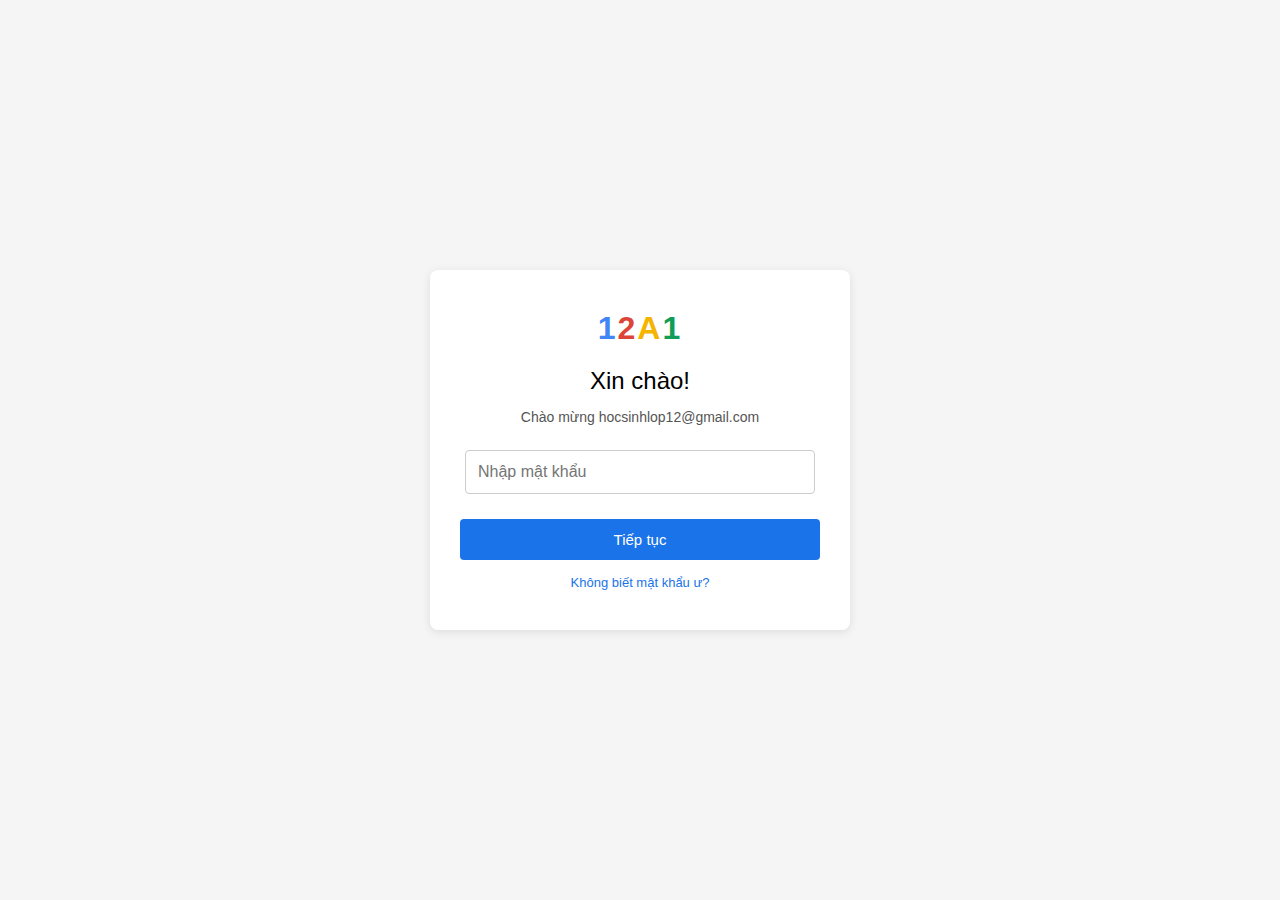
<file: index.html>
<!DOCTYPE html>
<html lang="en">
<head>
  <meta charset="UTF-8" />
  <meta name="viewport" content="width=device-width, initial-scale=1.0" />
  <title>Chào mừng đến 12A1</title>
  <style>
    body {
      font-family: Arial, sans-serif;
      background: #f5f5f5;
      display: flex;
      justify-content: center;
      align-items: center;
      height: 100vh;
      margin: 0;
    }
    .container {
      background: #fff;
      width: 360px;
      padding: 40px 30px;
      border-radius: 8px;
      box-shadow: 0 2px 10px rgba(0,0,0,0.1);
      text-align: center;
    }
    .container img {
      width: 75px;
      margin-bottom: 20px;
    }
    .logo{
      font-size: 32px;
      font-weight: 700;
      margin-bottom: 20px;
      letter-spacing: 2px;
    }
    .logo span{display:inline-block}
    .logo .c1{color:#4285F4}
    .logo .c2{color:#DB4437}
    .logo .c3{color:#F4B400}
    .logo .c4{color:#0F9D58}

    h2 {
      margin: 0 0 10px;
      font-weight: 500;
    }
    p {
      color: #555;
      font-size: 14px;
      margin-bottom: 25px;
    }
    input[type="password"] {
      width: 90%;
      padding: 12px;
      font-size: 16px;
      border: 1px solid #ccc;
      border-radius: 4px;
      outline: none;
      transition: 0.2s;
    }
    input[type="password"]:focus {
      border-color: #1a73e8;
      box-shadow: 0 0 0 1px #1a73e8;
    }
    .btn {
      margin-top: 25px;
      width: 100%;
      padding: 12px;
      font-size: 15px;
      background: #1a73e8;
      color: white;
      border: none;
      border-radius: 4px;
      cursor: pointer;
      transition: 0.2s;
    }
    .btn:hover {
      background: #1664c4;
    }
    .forgot {
      margin-top: 15px;
      display: block;
      font-size: 13px;
      color: #1a73e8;
      text-decoration: none;
    }
  </style>
</head>
<body>
  <div class="container">
    <div class="logo"><span class="c1">1</span><span class="c2">2</span><span class="c3">A</span><span class="c4">1</span></div>
    <h2>Xin chào!</h2>
    <p>Chào mừng hocsinhlop12@gmail.com</p>

    <input id="pw" type="password" placeholder="Nhập mật khẩu" />

    <button class="btn" onclick="goNext()">Tiếp tục</button>
    <a href="#" class="forgot" onclick="forgotMsg()">Không biết mật khẩu ư?</a>
  </div>
  <script>
    function goNext() {
      const pw = document.getElementById('pw').value;
      if (pw === '12a1lasomot') {
        window.location.href = 'trangweb.html';
      } else {
        alert('Sai rùiiii!');
      }
    }
      function forgotMsg(){
      alert('Mật khẩu là 12a1lasomot');
    }
  </script>
</body>
</html>
</file>
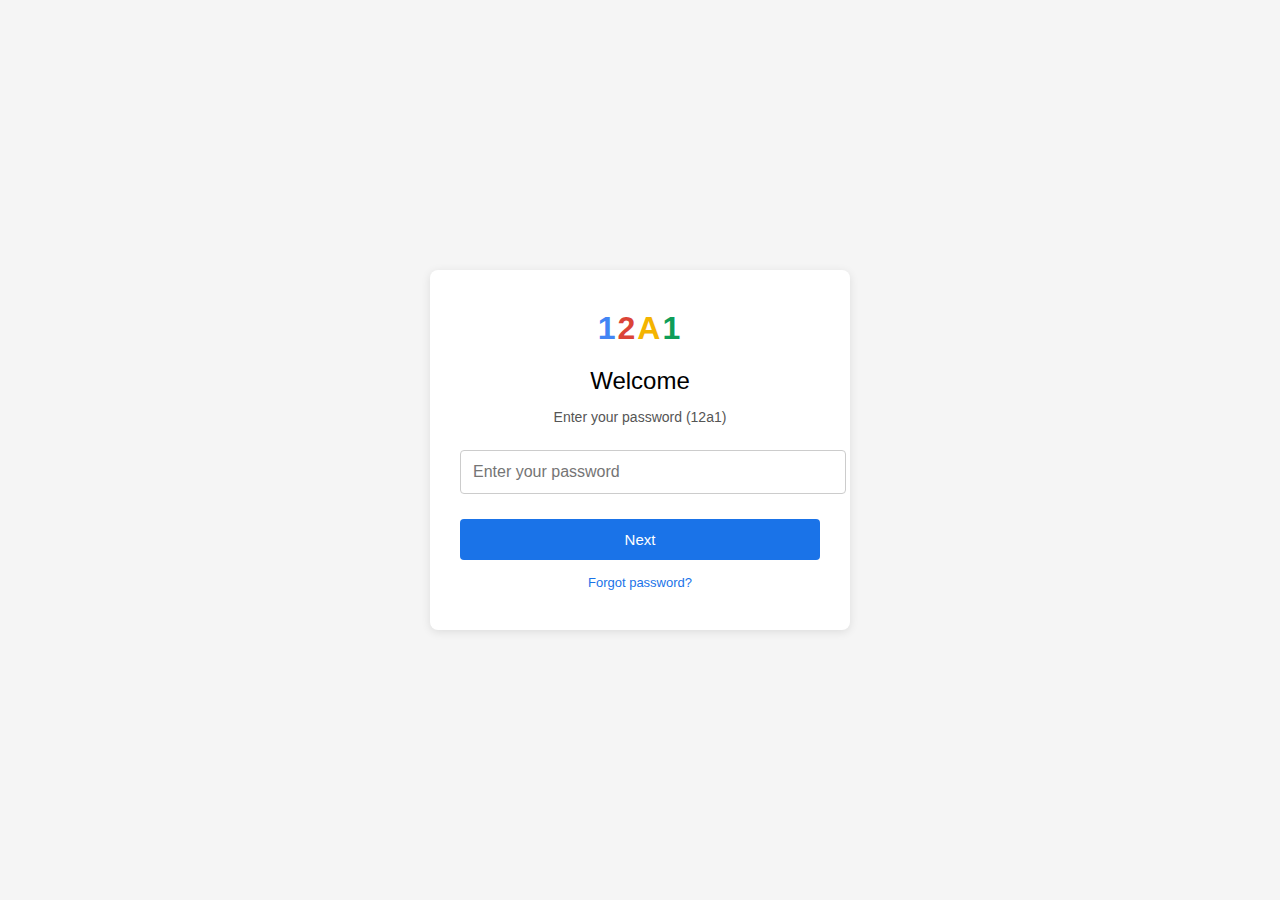
<file: form.html>
<!DOCTYPE html>
<html lang="en">
<head>
  <meta charset="UTF-8" />
  <meta name="viewport" content="width=device-width, initial-scale=1.0" />
  <title>Google-style Password Form</title>
  <style>
    body {
      font-family: Arial, sans-serif;
      background: #f5f5f5;
      display: flex;
      justify-content: center;
      align-items: center;
      height: 100vh;
      margin: 0;
    }
    .container {
      background: #fff;
      width: 360px;
      padding: 40px 30px;
      border-radius: 8px;
      box-shadow: 0 2px 10px rgba(0,0,0,0.1);
      text-align: center;
    }
    .container img {
      width: 75px;
      margin-bottom: 20px;
    }
    .logo{
      font-size: 32px;
      font-weight: 700;
      margin-bottom: 20px;
      letter-spacing: 2px;
    }
    .logo span{display:inline-block}
    .logo .c1{color:#4285F4}
    .logo .c2{color:#DB4437}
    .logo .c3{color:#F4B400}
    .logo .c4{color:#0F9D58}

    h2 {
      margin: 0 0 10px;
      font-weight: 500;
    }
    p {
      color: #555;
      font-size: 14px;
      margin-bottom: 25px;
    }
    input[type="password"] {
      width: 100%;
      padding: 12px;
      font-size: 16px;
      border: 1px solid #ccc;
      border-radius: 4px;
      outline: none;
      transition: 0.2s;
    }
    input[type="password"]:focus {
      border-color: #1a73e8;
      box-shadow: 0 0 0 1px #1a73e8;
    }
    .btn {
      margin-top: 25px;
      width: 100%;
      padding: 12px;
      font-size: 15px;
      background: #1a73e8;
      color: white;
      border: none;
      border-radius: 4px;
      cursor: pointer;
      transition: 0.2s;
    }
    .btn:hover {
      background: #1664c4;
    }
    .forgot {
      margin-top: 15px;
      display: block;
      font-size: 13px;
      color: #1a73e8;
      text-decoration: none;
    }
  </style>
</head>
<body>
  <div class="container">
    <div class="logo"><span class="c1">1</span><span class="c2">2</span><span class="c3">A</span><span class="c4">1</span></div>
    <h2>Welcome</h2>
    <p>Enter your password (12a1)</p>

    <input id="pw" type="password" placeholder="Enter your password" />

    <button class="btn" onclick="goNext()">Next</button>
    <a href="#" class="forgot">Forgot password?</a>
  </div>
  <script>
    function goNext() {
      const pw = document.getElementById('pw').value;
      if (pw === '12a1') {
        window.location.href = 'trangweb.html';
      } else {
        alert('Sai mật khẩu');
      }
    }
  </script>
</body>
</html>
</file>
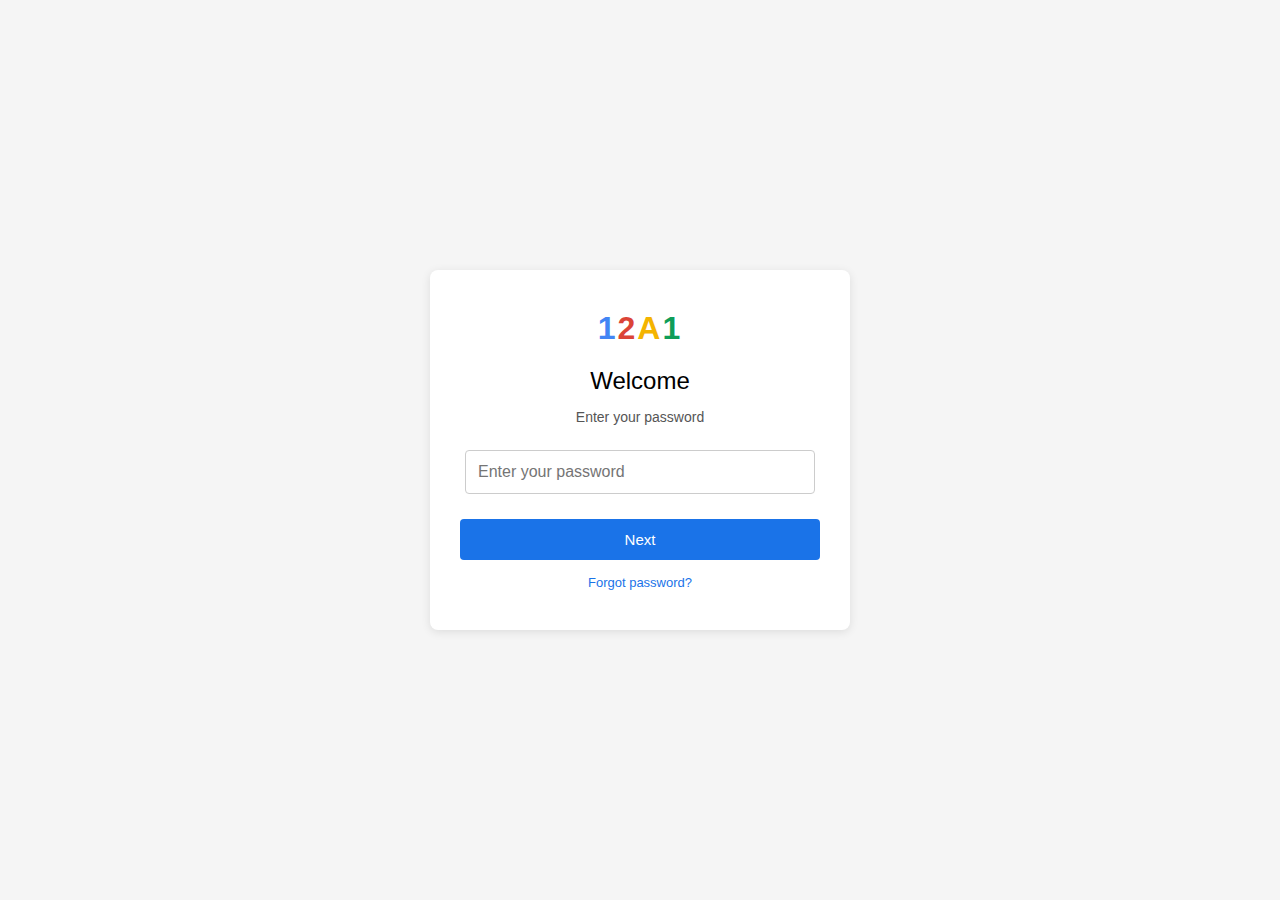
<file: trangweb.html>
<!DOCTYPE html>
<html lang="en">
<head>
  <meta charset="UTF-8" />
  <meta name="viewport" content="width=device-width, initial-scale=1.0" />
  <title>Google-style Password Form</title>
  <style>
    body {
      font-family: Arial, sans-serif;
      background: #f5f5f5;
      display: flex;
      justify-content: center;
      align-items: center;
      height: 100vh;
      margin: 0;
    }
    .container {
      background: #fff;
      width: 360px;
      padding: 40px 30px;
      border-radius: 8px;
      box-shadow: 0 2px 10px rgba(0,0,0,0.1);
      text-align: center;
    }
    .container img {
      width: 75px;
      margin-bottom: 20px;
    }
    .logo{
      font-size: 32px;
      font-weight: 700;
      margin-bottom: 20px;
      letter-spacing: 2px;
    }
    .logo span{display:inline-block}
    .logo .c1{color:#4285F4}
    .logo .c2{color:#DB4437}
    .logo .c3{color:#F4B400}
    .logo .c4{color:#0F9D58}

    h2 {
      margin: 0 0 10px;
      font-weight: 500;
    }
    p {
      color: #555;
      font-size: 14px;
      margin-bottom: 25px;
    }
    input[type="password"] {
      width: 90%;
      padding: 12px;
      font-size: 16px;
      border: 1px solid #ccc;
      border-radius: 4px;
      outline: none;
      transition: 0.2s;
    }
    input[type="password"]:focus {
      border-color: #1a73e8;
      box-shadow: 0 0 0 1px #1a73e8;
    }
    .btn {
      margin-top: 25px;
      width: 100%;
      padding: 12px;
      font-size: 15px;
      background: #1a73e8;
      color: white;
      border: none;
      border-radius: 4px;
      cursor: pointer;
      transition: 0.2s;
    }
    .btn:hover {
      background: #1664c4;
    }
    .forgot {
      margin-top: 15px;
      display: block;
      font-size: 13px;
      color: #1a73e8;
      text-decoration: none;
    }
  </style>
</head>
<body>
  <div class="container">
    <div class="logo"><span class="c1">1</span><span class="c2">2</span><span class="c3">A</span><span class="c4">1</span></div>
    <h2>Welcome</h2>
    <p>Enter your password</p>

    <input id="pw" type="password" placeholder="Enter your password" />

    <button class="btn" onclick="goNext()">Next</button>
    <a href="#" class="forgot" onclick="forgotMsg()">Forgot password?</a>
  </div>
  <script>
    function goNext() {
      const pw = document.getElementById('pw').value;
      if (pw === '12a1lasomot') {
        window.location.href = 'trangweb.html';
      } else {
        alert('Sai mật khẩu');
      }
    }
      function forgotMsg(){
      alert('Mật khẩu là 12a1lasomot');
    }
  </script>
</body>
</html>
</file>
